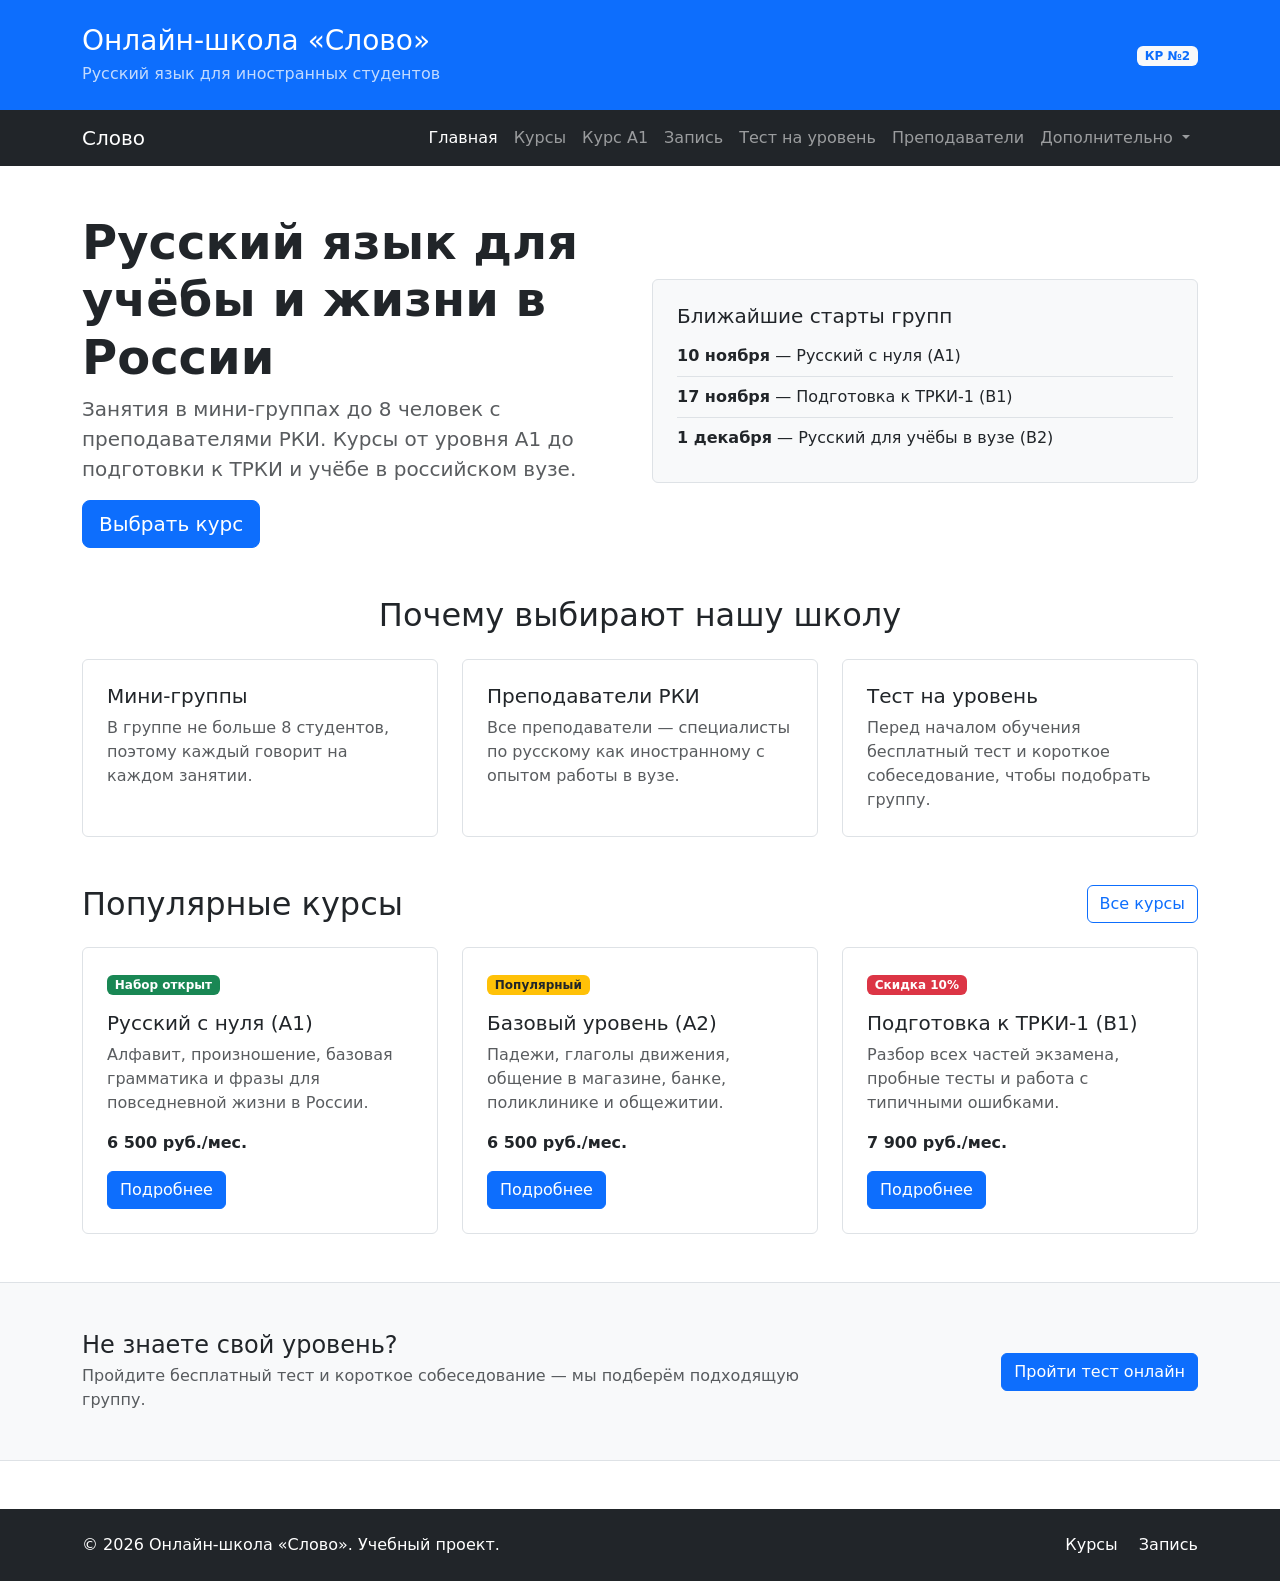
<file: index.html>
<!DOCTYPE html>
<html lang="ru">
<head>
  <meta charset="UTF-8">
  <meta name="viewport" content="width=device-width, initial-scale=1.0">
  <title>Главная — Онлайн-школа «Слово»</title>
  <meta name="description" content="Онлайн-школа русского языка для иностранных студентов: курсы от A1 до подготовки к ТРКИ и учёбе в вузе.">
  <link
    href="https://cdn.jsdelivr.net/npm/bootstrap@5.3.8/dist/css/bootstrap.min.css"
    rel="stylesheet"
  >
  <link rel="stylesheet" href="css/custom.css">
</head>
<body>
  <header class="bg-primary text-white py-4">
    <div class="container">
      <div class="row align-items-center">
        <div class="col-12 col-md-8">
          <h1 class="h3 mb-1">Онлайн-школа «Слово»</h1>
          <p class="mb-0 opacity-75">Русский язык для иностранных студентов</p>
        </div>
        <div class="col-12 col-md-4 text-md-end mt-3 mt-md-0">
          <span class="badge bg-light text-primary">КР №2</span>
        </div>
      </div>
    </div>
  </header>
  <nav class="navbar navbar-expand-lg navbar-dark bg-dark">
    <div class="container">
      <a class="navbar-brand" href="index.html">Слово</a>
      <button
        class="navbar-toggler"
        type="button"
        data-bs-toggle="collapse"
        data-bs-target="#mainNavbar"
        aria-controls="mainNavbar"
        aria-expanded="false"
        aria-label="Переключить навигацию"
      >
        <span class="navbar-toggler-icon"></span>
      </button>
      <div class="collapse navbar-collapse" id="mainNavbar">
        <ul class="navbar-nav ms-auto">
          <li class="nav-item">
            <a class="nav-link active" aria-current="page" href="index.html">Главная</a>
          </li>
          <li class="nav-item">
            <a class="nav-link" href="catalog.html">Курсы</a>
          </li>
          <li class="nav-item">
            <a class="nav-link" href="product.html">Курс A1</a>
          </li>
          <li class="nav-item">
            <a class="nav-link" href="order.html">Запись</a>
          </li>
          <li class="nav-item">
            <a class="nav-link" href="test.html">Тест на уровень</a>
          </li>
          <li class="nav-item">
            <a class="nav-link" href="teachers.html">Преподаватели</a>
          </li>
          <li class="nav-item dropdown">
            <a
              class="nav-link dropdown-toggle"
              href="#"
              role="button"
              data-bs-toggle="dropdown"
              aria-expanded="false"
            >
              Дополнительно
            </a>
            <ul class="dropdown-menu dropdown-menu-end">
              <li><a class="dropdown-item" href="catalog.html">Все курсы</a></li>
              <li><a class="dropdown-item" href="order.html">Записаться на курс</a></li>
              <li><a class="dropdown-item" href="index.html#popular">Популярные курсы</a></li>
              <li><hr class="dropdown-divider"></li>
              <li><a class="dropdown-item" href="product.html#faq">Частые вопросы</a></li>
            </ul>
          </li>
        </ul>
      </div>
    </div>
  </nav>

  <main>
    <section class="container my-5">
      <div class="row align-items-center g-4">
        <div class="col-12 col-lg-6">
          <h2 class="display-5 fw-bold">Русский язык для учёбы и жизни в России</h2>
          <p class="lead text-muted">
            Занятия в мини-группах до 8 человек с преподавателями РКИ.
            Курсы от уровня A1 до подготовки к ТРКИ и учёбе в российском вузе.
          </p>
          <a class="btn btn-primary btn-lg" href="catalog.html">Выбрать курс</a>
        </div>
        <div class="col-12 col-lg-6">
          <div class="p-4 bg-light border rounded">
            <h3 class="h5">Ближайшие старты групп</h3>
            <ul class="list-unstyled mb-0">
              <li class="py-2 border-bottom"><strong>10 ноября</strong> — Русский с нуля (A1)</li>
              <li class="py-2 border-bottom"><strong>17 ноября</strong> — Подготовка к ТРКИ-1 (B1)</li>
              <li class="py-2"><strong>1 декабря</strong> — Русский для учёбы в вузе (B2)</li>
            </ul>
          </div>
        </div>
      </div>
    </section>

    <section class="container my-5">
      <h2 class="text-center mb-4">Почему выбирают нашу школу</h2>
      <div class="row g-4">
        <div class="col-12 col-md-4">
          <div class="p-4 border rounded h-100 bg-white">
            <h3 class="h5">Мини-группы</h3>
            <p class="mb-0 text-muted">В группе не больше 8 студентов, поэтому каждый говорит на каждом занятии.</p>
          </div>
        </div>
        <div class="col-12 col-md-4">
          <div class="p-4 border rounded h-100 bg-white">
            <h3 class="h5">Преподаватели РКИ</h3>
            <p class="mb-0 text-muted">Все преподаватели — специалисты по русскому как иностранному с опытом работы в вузе.</p>
          </div>
        </div>
        <div class="col-12 col-md-4">
          <div class="p-4 border rounded h-100 bg-white">
            <h3 class="h5">Тест на уровень</h3>
            <p class="mb-0 text-muted">Перед началом обучения бесплатный тест и короткое собеседование, чтобы подобрать группу.</p>
          </div>
        </div>
      </div>
    </section>

    <section class="container my-5" id="popular">
      <div class="d-flex justify-content-between align-items-center mb-4">
        <h2 class="mb-0">Популярные курсы</h2>
        <a class="btn btn-outline-primary" href="catalog.html">Все курсы</a>
      </div>
      <div class="row g-4">
        <div class="col-12 col-md-6 col-lg-4">
          <div class="border rounded h-100 p-4">
            <span class="badge bg-success mb-3">Набор открыт</span>
            <h3 class="h5">Русский с нуля (A1)</h3>
            <p class="text-muted">Алфавит, произношение, базовая грамматика и фразы для повседневной жизни в России.</p>
            <p class="fw-bold mb-3">6 500 руб./мес.</p>
            <a class="btn btn-primary" href="product.html">Подробнее</a>
          </div>
        </div>
        <div class="col-12 col-md-6 col-lg-4">
          <div class="border rounded h-100 p-4">
            <span class="badge bg-warning text-dark mb-3">Популярный</span>
            <h3 class="h5">Базовый уровень (A2)</h3>
            <p class="text-muted">Падежи, глаголы движения, общение в магазине, банке, поликлинике и общежитии.</p>
            <p class="fw-bold mb-3">6 500 руб./мес.</p>
            <a class="btn btn-primary" href="product.html">Подробнее</a>
          </div>
        </div>
        <div class="col-12 col-md-6 col-lg-4">
          <div class="border rounded h-100 p-4">
            <span class="badge bg-danger mb-3">Скидка 10%</span>
            <h3 class="h5">Подготовка к ТРКИ-1 (B1)</h3>
            <p class="text-muted">Разбор всех частей экзамена, пробные тесты и работа с типичными ошибками.</p>
            <p class="fw-bold mb-3">7 900 руб./мес.</p>
            <a class="btn btn-primary" href="product.html">Подробнее</a>
          </div>
        </div>
      </div>
    </section>

    <section class="container-fluid bg-light border-top border-bottom py-5">
      <div class="container">
        <div class="row align-items-center g-3">
          <div class="col-12 col-md-8">
            <h2 class="h4 mb-1">Не знаете свой уровень?</h2>
            <p class="mb-0 text-muted">Пройдите бесплатный тест и короткое собеседование — мы подберём подходящую группу.</p>
          </div>
          <div class="col-12 col-md-4 text-md-end">
            <a class="btn btn-primary" href="test.html">Пройти тест онлайн</a>
          </div>
        </div>
      </div>
    </section>
  </main>

  <footer class="bg-dark text-white py-4 mt-5">
    <div class="container">
      <div class="row align-items-center g-3">
        <div class="col-12 col-md-6">
          <p class="mb-0">&copy; 2026 Онлайн-школа «Слово». Учебный проект.</p>
        </div>
        <div class="col-12 col-md-6 text-md-end">
          <a class="text-white text-decoration-none me-3" href="catalog.html">Курсы</a>
          <a class="text-white text-decoration-none" href="order.html">Запись</a>
        </div>
      </div>
    </div>
  </footer>

  <script
    src="https://cdn.jsdelivr.net/npm/bootstrap@5.3.8/dist/js/bootstrap.bundle.min.js">
  </script>
</body>
</html>
</file>
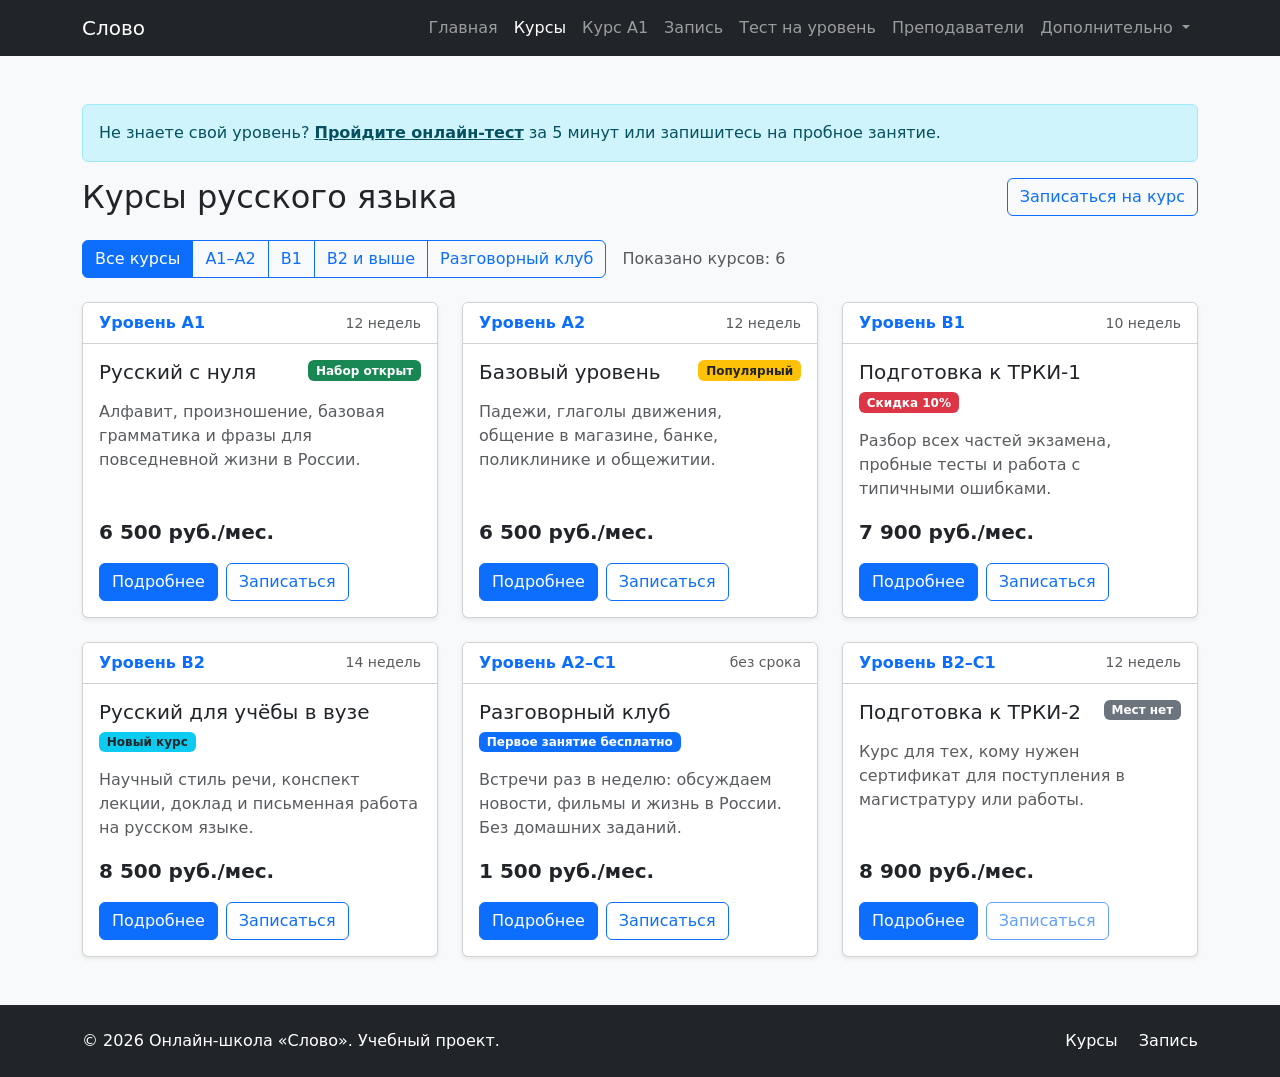
<file: catalog.html>
<!DOCTYPE html>
<html lang="ru">
<head>
  <meta charset="UTF-8">
  <meta name="viewport" content="width=device-width, initial-scale=1.0">
  <title>Курсы — Онлайн-школа «Слово»</title>
  <meta name="description" content="Каталог курсов русского языка: уровни A1–C1, подготовка к ТРКИ, русский для учёбы в вузе, разговорный клуб.">
  <link
    href="https://cdn.jsdelivr.net/npm/bootstrap@5.3.8/dist/css/bootstrap.min.css"
    rel="stylesheet"
  >
  <link rel="stylesheet" href="css/custom.css">
</head>
<body class="bg-light">
  <nav class="navbar navbar-expand-lg navbar-dark bg-dark">
    <div class="container">
      <a class="navbar-brand" href="index.html">Слово</a>
      <button
        class="navbar-toggler"
        type="button"
        data-bs-toggle="collapse"
        data-bs-target="#mainNavbar"
        aria-controls="mainNavbar"
        aria-expanded="false"
        aria-label="Переключить навигацию"
      >
        <span class="navbar-toggler-icon"></span>
      </button>
      <div class="collapse navbar-collapse" id="mainNavbar">
        <ul class="navbar-nav ms-auto">
          <li class="nav-item">
            <a class="nav-link" href="index.html">Главная</a>
          </li>
          <li class="nav-item">
            <a class="nav-link active" aria-current="page" href="catalog.html">Курсы</a>
          </li>
          <li class="nav-item">
            <a class="nav-link" href="product.html">Курс A1</a>
          </li>
          <li class="nav-item">
            <a class="nav-link" href="order.html">Запись</a>
          </li>
          <li class="nav-item">
            <a class="nav-link" href="test.html">Тест на уровень</a>
          </li>
          <li class="nav-item">
            <a class="nav-link" href="teachers.html">Преподаватели</a>
          </li>
          <li class="nav-item dropdown">
            <a
              class="nav-link dropdown-toggle"
              href="#"
              role="button"
              data-bs-toggle="dropdown"
              aria-expanded="false"
            >
              Дополнительно
            </a>
            <ul class="dropdown-menu dropdown-menu-end">
              <li><a class="dropdown-item" href="catalog.html">Все курсы</a></li>
              <li><a class="dropdown-item" href="order.html">Записаться на курс</a></li>
              <li><a class="dropdown-item" href="index.html#popular">Популярные курсы</a></li>
              <li><hr class="dropdown-divider"></li>
              <li><a class="dropdown-item" href="product.html#faq">Частые вопросы</a></li>
            </ul>
          </li>
        </ul>
      </div>
    </div>
  </nav>

  <main class="container my-5">
    <div class="alert alert-info" role="alert">
      Не знаете свой уровень? <a class="alert-link" href="test.html">Пройдите онлайн-тест</a> за 5 минут или запишитесь на пробное занятие.
    </div>

    <div class="d-flex justify-content-between align-items-center flex-wrap gap-2 mb-4">
      <h1 class="h2 mb-0">Курсы русского языка</h1>
      <a class="btn btn-outline-primary" href="order.html">Записаться на курс</a>
    </div>

    <div class="d-flex flex-wrap align-items-center gap-3 mb-4">
      <div class="btn-group flex-wrap" role="group" aria-label="Фильтр курсов по уровню">
        <input type="radio" class="btn-check" name="level-filter" id="filter-all" value="all" checked>
        <label class="btn btn-outline-primary" for="filter-all">Все курсы</label>

        <input type="radio" class="btn-check" name="level-filter" id="filter-beginner" value="beginner">
        <label class="btn btn-outline-primary" for="filter-beginner">A1–A2</label>

        <input type="radio" class="btn-check" name="level-filter" id="filter-intermediate" value="intermediate">
        <label class="btn btn-outline-primary" for="filter-intermediate">B1</label>

        <input type="radio" class="btn-check" name="level-filter" id="filter-advanced" value="advanced">
        <label class="btn btn-outline-primary" for="filter-advanced">B2 и выше</label>

        <input type="radio" class="btn-check" name="level-filter" id="filter-club" value="club">
        <label class="btn btn-outline-primary" for="filter-club">Разговорный клуб</label>
      </div>
      <p class="mb-0 text-muted" id="course-count" aria-live="polite">Показано курсов: 6</p>
    </div>

    <div class="row g-4" id="course-list">
        <div class="col-12 col-md-6 col-lg-4" data-group="beginner">
          <div class="card h-100 shadow-sm">
            <div class="card-header bg-white d-flex justify-content-between align-items-center">
              <span class="fw-bold text-primary">Уровень A1</span>
              <span class="small text-muted">12 недель</span>
            </div>
            <div class="card-body d-flex flex-column">
              <div class="d-flex flex-wrap justify-content-between align-items-start gap-2 mb-3">
                <h2 class="card-title h5 mb-0">Русский с нуля</h2>
                <span class="badge bg-success">Набор открыт</span>
              </div>
              <p class="card-text text-muted">Алфавит, произношение, базовая грамматика и фразы для повседневной жизни в России.</p>
              <p class="fw-bold fs-5 mt-auto">6 500 руб./мес.</p>
              <div class="d-flex flex-wrap gap-2">
                <a class="btn btn-primary" href="product.html">Подробнее</a>
                <button
                  class="btn btn-outline-primary"
                  type="button"
                  data-bs-toggle="modal"
                  data-bs-target="#orderModal"
                >
                  Записаться
                </button>
              </div>
            </div>
          </div>
        </div>
        <div class="col-12 col-md-6 col-lg-4" data-group="beginner">
          <div class="card h-100 shadow-sm">
            <div class="card-header bg-white d-flex justify-content-between align-items-center">
              <span class="fw-bold text-primary">Уровень A2</span>
              <span class="small text-muted">12 недель</span>
            </div>
            <div class="card-body d-flex flex-column">
              <div class="d-flex flex-wrap justify-content-between align-items-start gap-2 mb-3">
                <h2 class="card-title h5 mb-0">Базовый уровень</h2>
                <span class="badge bg-warning text-dark">Популярный</span>
              </div>
              <p class="card-text text-muted">Падежи, глаголы движения, общение в магазине, банке, поликлинике и общежитии.</p>
              <p class="fw-bold fs-5 mt-auto">6 500 руб./мес.</p>
              <div class="d-flex flex-wrap gap-2">
                <a class="btn btn-primary" href="product.html">Подробнее</a>
                <button
                  class="btn btn-outline-primary"
                  type="button"
                  data-bs-toggle="modal"
                  data-bs-target="#orderModal"
                >
                  Записаться
                </button>
              </div>
            </div>
          </div>
        </div>
        <div class="col-12 col-md-6 col-lg-4" data-group="intermediate">
          <div class="card h-100 shadow-sm">
            <div class="card-header bg-white d-flex justify-content-between align-items-center">
              <span class="fw-bold text-primary">Уровень B1</span>
              <span class="small text-muted">10 недель</span>
            </div>
            <div class="card-body d-flex flex-column">
              <div class="d-flex flex-wrap justify-content-between align-items-start gap-2 mb-3">
                <h2 class="card-title h5 mb-0">Подготовка к ТРКИ-1</h2>
                <span class="badge bg-danger">Скидка 10%</span>
              </div>
              <p class="card-text text-muted">Разбор всех частей экзамена, пробные тесты и работа с типичными ошибками.</p>
              <p class="fw-bold fs-5 mt-auto">7 900 руб./мес.</p>
              <div class="d-flex flex-wrap gap-2">
                <a class="btn btn-primary" href="product.html">Подробнее</a>
                <button
                  class="btn btn-outline-primary"
                  type="button"
                  data-bs-toggle="modal"
                  data-bs-target="#orderModal"
                >
                  Записаться
                </button>
              </div>
            </div>
          </div>
        </div>
        <div class="col-12 col-md-6 col-lg-4" data-group="advanced">
          <div class="card h-100 shadow-sm">
            <div class="card-header bg-white d-flex justify-content-between align-items-center">
              <span class="fw-bold text-primary">Уровень B2</span>
              <span class="small text-muted">14 недель</span>
            </div>
            <div class="card-body d-flex flex-column">
              <div class="d-flex flex-wrap justify-content-between align-items-start gap-2 mb-3">
                <h2 class="card-title h5 mb-0">Русский для учёбы в вузе</h2>
                <span class="badge bg-info text-dark">Новый курс</span>
              </div>
              <p class="card-text text-muted">Научный стиль речи, конспект лекции, доклад и письменная работа на русском языке.</p>
              <p class="fw-bold fs-5 mt-auto">8 500 руб./мес.</p>
              <div class="d-flex flex-wrap gap-2">
                <a class="btn btn-primary" href="product.html">Подробнее</a>
                <button
                  class="btn btn-outline-primary"
                  type="button"
                  data-bs-toggle="modal"
                  data-bs-target="#orderModal"
                >
                  Записаться
                </button>
              </div>
            </div>
          </div>
        </div>
        <div class="col-12 col-md-6 col-lg-4" data-group="club">
          <div class="card h-100 shadow-sm">
            <div class="card-header bg-white d-flex justify-content-between align-items-center">
              <span class="fw-bold text-primary">Уровень A2–C1</span>
              <span class="small text-muted">без срока</span>
            </div>
            <div class="card-body d-flex flex-column">
              <div class="d-flex flex-wrap justify-content-between align-items-start gap-2 mb-3">
                <h2 class="card-title h5 mb-0">Разговорный клуб</h2>
                <span class="badge bg-primary">Первое занятие бесплатно</span>
              </div>
              <p class="card-text text-muted">Встречи раз в неделю: обсуждаем новости, фильмы и жизнь в России. Без домашних заданий.</p>
              <p class="fw-bold fs-5 mt-auto">1 500 руб./мес.</p>
              <div class="d-flex flex-wrap gap-2">
                <a class="btn btn-primary" href="product.html">Подробнее</a>
                <button
                  class="btn btn-outline-primary"
                  type="button"
                  data-bs-toggle="modal"
                  data-bs-target="#orderModal"
                >
                  Записаться
                </button>
              </div>
            </div>
          </div>
        </div>
        <div class="col-12 col-md-6 col-lg-4" data-group="advanced">
          <div class="card h-100 shadow-sm">
            <div class="card-header bg-white d-flex justify-content-between align-items-center">
              <span class="fw-bold text-primary">Уровень B2–C1</span>
              <span class="small text-muted">12 недель</span>
            </div>
            <div class="card-body d-flex flex-column">
              <div class="d-flex flex-wrap justify-content-between align-items-start gap-2 mb-3">
                <h2 class="card-title h5 mb-0">Подготовка к ТРКИ-2</h2>
                <span class="badge bg-secondary">Мест нет</span>
              </div>
              <p class="card-text text-muted">Курс для тех, кому нужен сертификат для поступления в магистратуру или работы.</p>
              <p class="fw-bold fs-5 mt-auto">8 900 руб./мес.</p>
              <div class="d-flex flex-wrap gap-2">
                <a class="btn btn-primary" href="product.html">Подробнее</a>
                <button class="btn btn-outline-primary" type="button" disabled>Записаться</button>
              </div>
            </div>
          </div>
        </div>
    </div>
  </main>

  <footer class="bg-dark text-white py-4 mt-5">
    <div class="container">
      <div class="row align-items-center g-3">
        <div class="col-12 col-md-6">
          <p class="mb-0">&copy; 2026 Онлайн-школа «Слово». Учебный проект.</p>
        </div>
        <div class="col-12 col-md-6 text-md-end">
          <a class="text-white text-decoration-none me-3" href="catalog.html">Курсы</a>
          <a class="text-white text-decoration-none" href="order.html">Запись</a>
        </div>
      </div>
    </div>
  </footer>

  <div
    class="modal fade"
    id="orderModal"
    tabindex="-1"
    aria-labelledby="orderModalLabel"
    aria-hidden="true"
  >
    <div class="modal-dialog">
      <div class="modal-content">
        <div class="modal-header">
          <h2 class="modal-title h5" id="orderModalLabel">Запись на пробное занятие</h2>
          <button
            type="button"
            class="btn-close"
            data-bs-dismiss="modal"
            aria-label="Закрыть"
          ></button>
        </div>
        <div class="modal-body">
          <p class="text-muted">Оставьте контакты — куратор свяжется с вами и подберёт время пробного занятия.</p>
          <form class="needs-validation" id="trialForm" action="#" method="post" novalidate>
            <div class="mb-3">
              <label for="modal-name" class="form-label">Имя</label>
              <input id="modal-name" name="name" type="text" class="form-control" required>
              <div class="invalid-feedback">Введите имя.</div>
            </div>
            <div class="mb-3">
              <label for="modal-phone" class="form-label">Телефон или Telegram</label>
              <input id="modal-phone" name="contact" type="text" class="form-control" required>
              <div class="invalid-feedback">Укажите телефон или ник в Telegram.</div>
            </div>
            <div class="mb-3">
              <label for="modal-level" class="form-label">Ваш уровень</label>
              <select id="modal-level" name="level" class="form-select">
                <option value="unknown" selected>Не знаю, нужен тест</option>
                <option value="a1">A1 — начинаю с нуля</option>
                <option value="a2">A2</option>
                <option value="b1">B1</option>
                <option value="b2">B2 и выше</option>
              </select>
            </div>
            <div class="form-check mb-3">
              <input id="modal-agree" name="agree" class="form-check-input" type="checkbox" required>
              <label class="form-check-label" for="modal-agree">Согласен на обработку данных</label>
              <div class="invalid-feedback">Нужно согласие.</div>
            </div>
          </form>
        </div>
        <div class="modal-footer">
          <button type="button" class="btn btn-secondary" data-bs-dismiss="modal">Закрыть</button>
          <button type="submit" class="btn btn-primary" form="trialForm">Отправить</button>
        </div>
      </div>
    </div>
  </div>

  <div class="toast-container position-fixed bottom-0 end-0 p-3">
    <div class="toast text-bg-success border-0" id="success-toast" role="status" aria-live="polite" aria-atomic="true">
      <div class="d-flex">
        <div class="toast-body">Заявка отправлена! Куратор свяжется с вами в течение рабочего дня.</div>
        <button type="button" class="btn-close btn-close-white me-2 m-auto" data-bs-dismiss="toast" aria-label="Закрыть"></button>
      </div>
    </div>
  </div>

  <script
    src="https://cdn.jsdelivr.net/npm/bootstrap@5.3.8/dist/js/bootstrap.bundle.min.js">
  </script>
  <script src="js/main.js"></script>
</body>
</html>
</file>
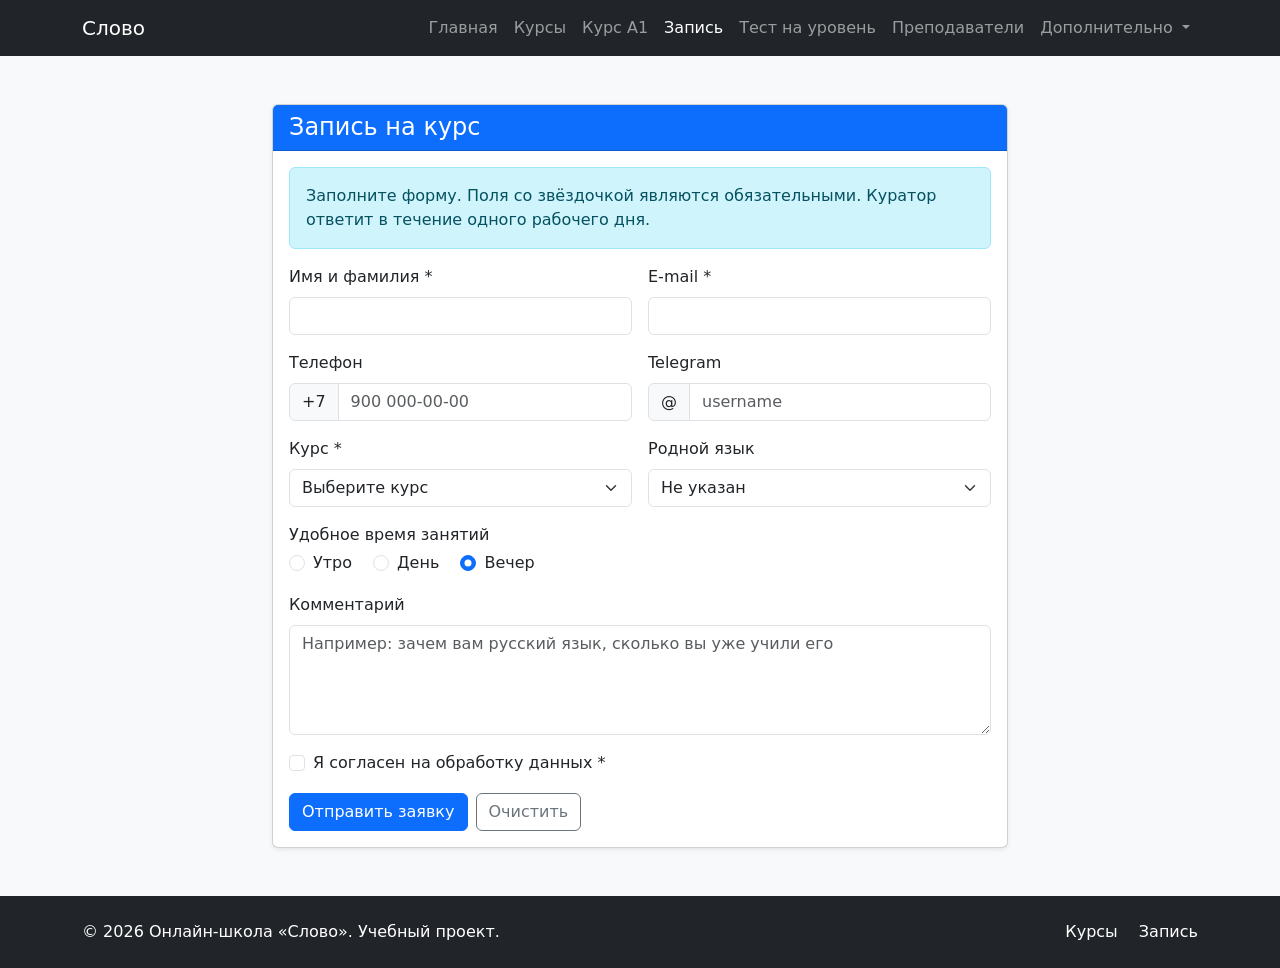
<file: order.html>
<!DOCTYPE html>
<html lang="ru">
<head>
  <meta charset="UTF-8">
  <meta name="viewport" content="width=device-width, initial-scale=1.0">
  <title>Запись на курс — Онлайн-школа «Слово»</title>
  <meta name="description" content="Форма записи на курс русского языка: контакты, выбор курса, удобное время занятий.">
  <link
    href="https://cdn.jsdelivr.net/npm/bootstrap@5.3.8/dist/css/bootstrap.min.css"
    rel="stylesheet"
  >
  <link rel="stylesheet" href="css/custom.css">
</head>
<body class="bg-light">
  <nav class="navbar navbar-expand-lg navbar-dark bg-dark">
    <div class="container">
      <a class="navbar-brand" href="index.html">Слово</a>
      <button
        class="navbar-toggler"
        type="button"
        data-bs-toggle="collapse"
        data-bs-target="#mainNavbar"
        aria-controls="mainNavbar"
        aria-expanded="false"
        aria-label="Переключить навигацию"
      >
        <span class="navbar-toggler-icon"></span>
      </button>
      <div class="collapse navbar-collapse" id="mainNavbar">
        <ul class="navbar-nav ms-auto">
          <li class="nav-item">
            <a class="nav-link" href="index.html">Главная</a>
          </li>
          <li class="nav-item">
            <a class="nav-link" href="catalog.html">Курсы</a>
          </li>
          <li class="nav-item">
            <a class="nav-link" href="product.html">Курс A1</a>
          </li>
          <li class="nav-item">
            <a class="nav-link active" aria-current="page" href="order.html">Запись</a>
          </li>
          <li class="nav-item">
            <a class="nav-link" href="test.html">Тест на уровень</a>
          </li>
          <li class="nav-item">
            <a class="nav-link" href="teachers.html">Преподаватели</a>
          </li>
          <li class="nav-item dropdown">
            <a
              class="nav-link dropdown-toggle"
              href="#"
              role="button"
              data-bs-toggle="dropdown"
              aria-expanded="false"
            >
              Дополнительно
            </a>
            <ul class="dropdown-menu dropdown-menu-end">
              <li><a class="dropdown-item" href="catalog.html">Все курсы</a></li>
              <li><a class="dropdown-item" href="order.html">Записаться на курс</a></li>
              <li><a class="dropdown-item" href="index.html#popular">Популярные курсы</a></li>
              <li><hr class="dropdown-divider"></li>
              <li><a class="dropdown-item" href="product.html#faq">Частые вопросы</a></li>
            </ul>
          </li>
        </ul>
      </div>
    </div>
  </nav>

  <main class="container my-5">
    <div class="row justify-content-center">
      <div class="col-12 col-lg-8">
        <div class="card shadow-sm">
          <div class="card-header bg-primary text-white">
            <h1 class="h4 mb-0">Запись на курс</h1>
          </div>
          <div class="card-body">
            <div class="alert alert-info" role="alert">
              Заполните форму. Поля со звёздочкой являются обязательными. Куратор ответит в течение одного рабочего дня.
            </div>
            <form class="needs-validation" id="order-form" action="#" method="post" novalidate>
              <div class="row g-3">
                <div class="col-12 col-md-6">
                  <label for="order-name" class="form-label">Имя и фамилия *</label>
                  <input id="order-name" name="name" type="text" class="form-control" autocomplete="name" minlength="2" required>
                  <div class="invalid-feedback">Введите имя и фамилию.</div>
                </div>
                <div class="col-12 col-md-6">
                  <label for="order-email" class="form-label">E-mail *</label>
                  <input id="order-email" name="email" type="email" class="form-control" autocomplete="email" required>
                  <div class="invalid-feedback">Введите корректный e-mail, например name@mail.ru.</div>
                </div>
                <div class="col-12 col-md-6">
                  <label for="order-phone" class="form-label">Телефон</label>
                  <div class="input-group">
                    <span class="input-group-text">+7</span>
                    <input id="order-phone" name="phone" type="tel" class="form-control" placeholder="900 000-00-00" autocomplete="tel-national">
                  </div>
                </div>
                <div class="col-12 col-md-6">
                  <label for="order-telegram" class="form-label">Telegram</label>
                  <div class="input-group">
                    <span class="input-group-text">@</span>
                    <input id="order-telegram" name="telegram" type="text" class="form-control" placeholder="username">
                  </div>
                </div>
                <div class="col-12 col-md-6">
                  <label for="order-course" class="form-label">Курс *</label>
                  <select id="order-course" name="course" class="form-select" required>
                    <option value="" selected>Выберите курс</option>
                    <option value="a1">Русский с нуля (A1)</option>
                    <option value="a2">Базовый уровень (A2)</option>
                    <option value="b1">Подготовка к ТРКИ-1 (B1)</option>
                    <option value="b2">Русский для учёбы в вузе (B2)</option>
                    <option value="club">Разговорный клуб (A2–C1)</option>
                    <option value="trki2" disabled>Подготовка к ТРКИ-2 (B2–C1) — мест нет</option>
                  </select>
                  <div class="invalid-feedback">Выберите курс.</div>
                </div>
                <div class="col-12 col-md-6">
                  <label for="order-language" class="form-label">Родной язык</label>
                  <select id="order-language" name="language" class="form-select">
                    <option value="" selected>Не указан</option>
                    <option value="en">Английский</option>
                    <option value="zh">Китайский</option>
                    <option value="vi">Вьетнамский</option>
                    <option value="ar">Арабский</option>
                    <option value="other">Другой</option>
                  </select>
                </div>
                <div class="col-12">
                  <p class="form-label mb-1">Удобное время занятий</p>
                  <div class="form-check form-check-inline">
                    <input id="time-morning" class="form-check-input" type="radio" name="time" value="morning">
                    <label class="form-check-label" for="time-morning">Утро</label>
                  </div>
                  <div class="form-check form-check-inline">
                    <input id="time-day" class="form-check-input" type="radio" name="time" value="day">
                    <label class="form-check-label" for="time-day">День</label>
                  </div>
                  <div class="form-check form-check-inline">
                    <input id="time-evening" class="form-check-input" type="radio" name="time" value="evening" checked>
                    <label class="form-check-label" for="time-evening">Вечер</label>
                  </div>
                </div>
                <div class="col-12">
                  <label for="order-comment" class="form-label">Комментарий</label>
                  <textarea id="order-comment" name="comment" class="form-control" rows="4" placeholder="Например: зачем вам русский язык, сколько вы уже учили его"></textarea>
                </div>
                <div class="col-12">
                  <div class="form-check">
                    <input id="order-agree" name="agree" class="form-check-input" type="checkbox" required>
                    <label class="form-check-label" for="order-agree">Я согласен на обработку данных *</label>
                    <div class="invalid-feedback">Без согласия заявку отправить нельзя.</div>
                  </div>
                </div>
                <div class="col-12 d-flex flex-wrap gap-2">
                  <button class="btn btn-primary" type="submit">Отправить заявку</button>
                  <button class="btn btn-outline-secondary" type="reset">Очистить</button>
                </div>
              </div>
            </form>
          </div>
        </div>
      </div>
    </div>
  </main>

  <footer class="bg-dark text-white py-4 mt-5">
    <div class="container">
      <div class="row align-items-center g-3">
        <div class="col-12 col-md-6">
          <p class="mb-0">&copy; 2026 Онлайн-школа «Слово». Учебный проект.</p>
        </div>
        <div class="col-12 col-md-6 text-md-end">
          <a class="text-white text-decoration-none me-3" href="catalog.html">Курсы</a>
          <a class="text-white text-decoration-none" href="order.html">Запись</a>
        </div>
      </div>
    </div>
  </footer>

  <div class="toast-container position-fixed bottom-0 end-0 p-3">
    <div class="toast text-bg-success border-0" id="success-toast" role="status" aria-live="polite" aria-atomic="true">
      <div class="d-flex">
        <div class="toast-body">Заявка отправлена! Куратор свяжется с вами в течение рабочего дня.</div>
        <button type="button" class="btn-close btn-close-white me-2 m-auto" data-bs-dismiss="toast" aria-label="Закрыть"></button>
      </div>
    </div>
  </div>

  <script
    src="https://cdn.jsdelivr.net/npm/bootstrap@5.3.8/dist/js/bootstrap.bundle.min.js">
  </script>
  <script src="js/main.js"></script>
</body>
</html>
</file>
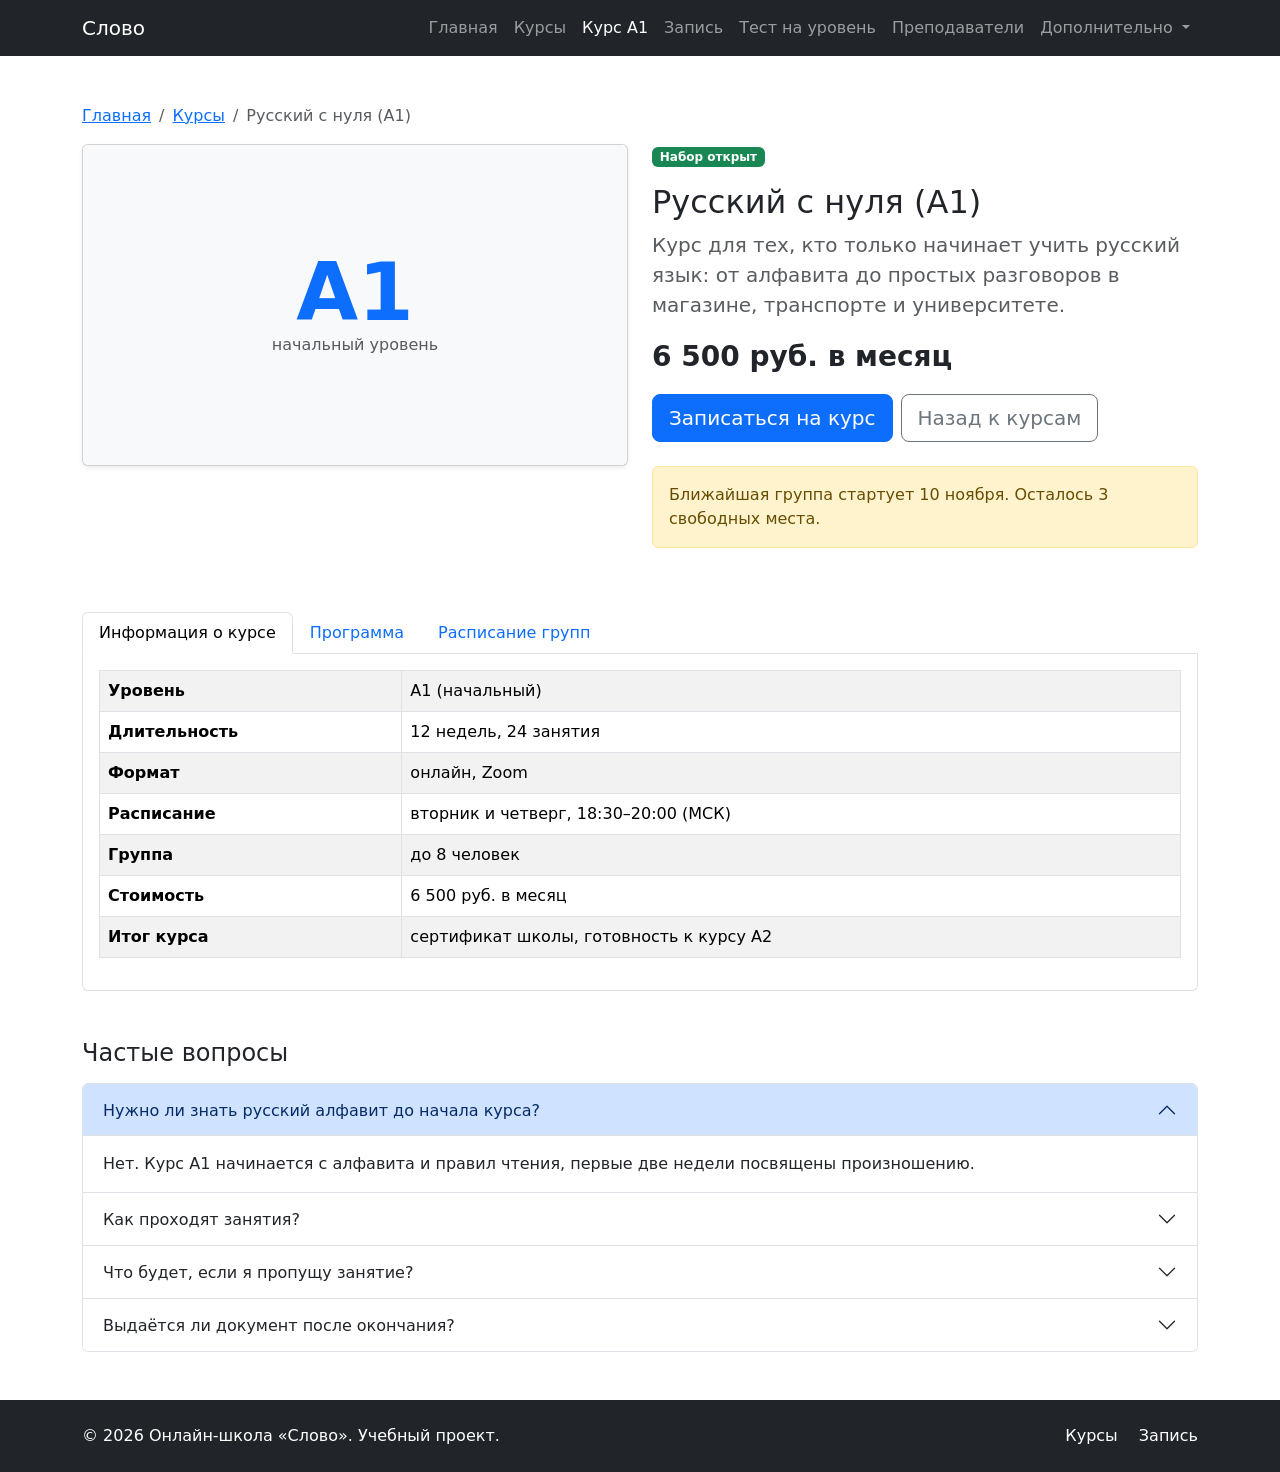
<file: product.html>
<!DOCTYPE html>
<html lang="ru">
<head>
  <meta charset="UTF-8">
  <meta name="viewport" content="width=device-width, initial-scale=1.0">
  <title>Курс «Русский с нуля» (A1) — Онлайн-школа «Слово»</title>
  <meta name="description" content="Курс русского языка с нуля, уровень A1: программа, расписание, стоимость и ответы на частые вопросы.">
  <link
    href="https://cdn.jsdelivr.net/npm/bootstrap@5.3.8/dist/css/bootstrap.min.css"
    rel="stylesheet"
  >
  <link rel="stylesheet" href="css/custom.css">
</head>
<body>
  <nav class="navbar navbar-expand-lg navbar-dark bg-dark">
    <div class="container">
      <a class="navbar-brand" href="index.html">Слово</a>
      <button
        class="navbar-toggler"
        type="button"
        data-bs-toggle="collapse"
        data-bs-target="#mainNavbar"
        aria-controls="mainNavbar"
        aria-expanded="false"
        aria-label="Переключить навигацию"
      >
        <span class="navbar-toggler-icon"></span>
      </button>
      <div class="collapse navbar-collapse" id="mainNavbar">
        <ul class="navbar-nav ms-auto">
          <li class="nav-item">
            <a class="nav-link" href="index.html">Главная</a>
          </li>
          <li class="nav-item">
            <a class="nav-link" href="catalog.html">Курсы</a>
          </li>
          <li class="nav-item">
            <a class="nav-link active" aria-current="page" href="product.html">Курс A1</a>
          </li>
          <li class="nav-item">
            <a class="nav-link" href="order.html">Запись</a>
          </li>
          <li class="nav-item">
            <a class="nav-link" href="test.html">Тест на уровень</a>
          </li>
          <li class="nav-item">
            <a class="nav-link" href="teachers.html">Преподаватели</a>
          </li>
          <li class="nav-item dropdown">
            <a
              class="nav-link dropdown-toggle"
              href="#"
              role="button"
              data-bs-toggle="dropdown"
              aria-expanded="false"
            >
              Дополнительно
            </a>
            <ul class="dropdown-menu dropdown-menu-end">
              <li><a class="dropdown-item" href="catalog.html">Все курсы</a></li>
              <li><a class="dropdown-item" href="order.html">Записаться на курс</a></li>
              <li><a class="dropdown-item" href="index.html#popular">Популярные курсы</a></li>
              <li><hr class="dropdown-divider"></li>
              <li><a class="dropdown-item" href="product.html#faq">Частые вопросы</a></li>
            </ul>
          </li>
        </ul>
      </div>
    </div>
  </nav>

  <main class="container my-5">
    <nav aria-label="breadcrumb">
      <ol class="breadcrumb">
        <li class="breadcrumb-item"><a href="index.html">Главная</a></li>
        <li class="breadcrumb-item"><a href="catalog.html">Курсы</a></li>
        <li class="breadcrumb-item active" aria-current="page">Русский с нуля (A1)</li>
      </ol>
    </nav>

    <div class="row g-4">
      <div class="col-12 col-lg-6">
        <div class="card shadow-sm">
          <div class="placeholder-image bg-light rounded d-flex flex-column align-items-center justify-content-center">
            <span class="level-mark text-primary fw-bold">A1</span>
            <span class="text-muted">начальный уровень</span>
          </div>
        </div>
      </div>
      <div class="col-12 col-lg-6">
        <span class="badge bg-success mb-3">Набор открыт</span>
        <h1 class="h2">Русский с нуля (A1)</h1>
        <p class="lead text-muted">
          Курс для тех, кто только начинает учить русский язык: от алфавита
          до простых разговоров в магазине, транспорте и университете.
        </p>
        <p class="fs-3 fw-bold">6 500 руб. в месяц</p>
        <div class="d-flex flex-wrap gap-2 mb-4">
          <a class="btn btn-primary btn-lg" href="order.html">Записаться на курс</a>
          <a class="btn btn-outline-secondary btn-lg" href="catalog.html">Назад к курсам</a>
        </div>
        <div class="alert alert-warning" role="alert">
          Ближайшая группа стартует 10 ноября. Осталось 3 свободных места.
        </div>
      </div>
    </div>

    <section class="mt-5">
      <ul class="nav nav-tabs" id="courseTabs" role="tablist">
        <li class="nav-item" role="presentation">
          <button class="nav-link active" id="info-tab" data-bs-toggle="tab" data-bs-target="#info-pane" type="button" role="tab" aria-controls="info-pane" aria-selected="true">Информация о курсе</button>
        </li>
        <li class="nav-item" role="presentation">
          <button class="nav-link" id="program-tab" data-bs-toggle="tab" data-bs-target="#program-pane" type="button" role="tab" aria-controls="program-pane" aria-selected="false">Программа</button>
        </li>
        <li class="nav-item" role="presentation">
          <button class="nav-link" id="schedule-tab" data-bs-toggle="tab" data-bs-target="#schedule-pane" type="button" role="tab" aria-controls="schedule-pane" aria-selected="false">Расписание групп</button>
        </li>
      </ul>
      <div class="tab-content border border-top-0 rounded-bottom bg-white p-3" id="courseTabsContent">
        <div class="tab-pane fade show active" id="info-pane" role="tabpanel" aria-labelledby="info-tab" tabindex="0">
          <div class="table-responsive">
            <table class="table table-striped table-bordered align-middle">
              <tbody>
                <tr>
                  <th scope="row">Уровень</th>
                  <td>A1 (начальный)</td>
                </tr>
                <tr>
                  <th scope="row">Длительность</th>
                  <td>12 недель, 24 занятия</td>
                </tr>
                <tr>
                  <th scope="row">Формат</th>
                  <td>онлайн, Zoom</td>
                </tr>
                <tr>
                  <th scope="row">Расписание</th>
                  <td>вторник и четверг, 18:30–20:00 (МСК)</td>
                </tr>
                <tr>
                  <th scope="row">Группа</th>
                  <td>до 8 человек</td>
                </tr>
                <tr>
                  <th scope="row">Стоимость</th>
                  <td>6 500 руб. в месяц</td>
                </tr>
                <tr>
                  <th scope="row">Итог курса</th>
                  <td>сертификат школы, готовность к курсу A2</td>
                </tr>
              </tbody>
            </table>
          </div>
        </div>
        <div class="tab-pane fade" id="program-pane" role="tabpanel" aria-labelledby="program-tab" tabindex="0">
          <ul class="list-group list-group-flush">
              <li class="list-group-item d-flex gap-3">
                <span class="fw-bold text-primary text-nowrap">Недели 1–2</span>
                <span>Алфавит, правила чтения, произношение</span>
              </li>
              <li class="list-group-item d-flex gap-3">
                <span class="fw-bold text-primary text-nowrap">Недели 3–4</span>
                <span>Знакомство, рассказ о себе, род существительных</span>
              </li>
              <li class="list-group-item d-flex gap-3">
                <span class="fw-bold text-primary text-nowrap">Недели 5–6</span>
                <span>Числа, время, покупки; винительный падеж</span>
              </li>
              <li class="list-group-item d-flex gap-3">
                <span class="fw-bold text-primary text-nowrap">Недели 7–8</span>
                <span>Город и транспорт, предложный падеж места</span>
              </li>
              <li class="list-group-item d-flex gap-3">
                <span class="fw-bold text-primary text-nowrap">Недели 9–10</span>
                <span>Учёба и работа; глаголы настоящего и прошедшего времени</span>
              </li>
              <li class="list-group-item d-flex gap-3">
                <span class="fw-bold text-primary text-nowrap">Недели 11–12</span>
                <span>Повторение и итоговый тест уровня A1</span>
              </li>
          </ul>
        </div>
        <div class="tab-pane fade" id="schedule-pane" role="tabpanel" aria-labelledby="schedule-tab" tabindex="0">
          <div class="table-responsive">
            <table class="table align-middle mb-0">
              <thead>
                <tr>
                  <th scope="col">Группа</th>
                  <th scope="col">Старт</th>
                  <th scope="col">Дни и время (МСК)</th>
                  <th scope="col">Преподаватель</th>
                  <th scope="col">Места</th>
                </tr>
              </thead>
              <tbody>
                  <tr>
                    <th scope="row">A1-11</th>
                    <td>10 ноября</td>
                    <td>вт, чт 18:30–20:00</td>
                    <td>Анна Белова</td>
                    <td><span class="badge bg-warning text-dark">3 места</span></td>
                  </tr>
                  <tr>
                    <th scope="row">A1-12</th>
                    <td>17 ноября</td>
                    <td>пн, ср 10:00–11:30</td>
                    <td>Дмитрий Новиков</td>
                    <td><span class="badge bg-success">6 мест</span></td>
                  </tr>
                  <tr>
                    <th scope="row">A1-10</th>
                    <td>27 октября</td>
                    <td>сб 11:00–14:00</td>
                    <td>Анна Белова</td>
                    <td><span class="badge bg-secondary">Мест нет</span></td>
                  </tr>
              </tbody>
            </table>
          </div>
        </div>
      </div>
    </section>

    <section class="mt-5" id="faq">
      <h2 class="h4 mb-3">Частые вопросы</h2>
      <div class="accordion" id="faqAccordion">
        <div class="accordion-item">
          <h3 class="accordion-header">
            <button
              class="accordion-button"
              type="button"
              data-bs-toggle="collapse"
              data-bs-target="#faqOne"
              aria-expanded="true"
              aria-controls="faqOne"
            >
              Нужно ли знать русский алфавит до начала курса?
            </button>
          </h3>
          <div
            id="faqOne"
            class="accordion-collapse collapse show"
            data-bs-parent="#faqAccordion"
          >
            <div class="accordion-body">Нет. Курс A1 начинается с алфавита и правил чтения, первые две недели посвящены произношению.</div>
          </div>
        </div>
        <div class="accordion-item">
          <h3 class="accordion-header">
            <button
              class="accordion-button collapsed"
              type="button"
              data-bs-toggle="collapse"
              data-bs-target="#faqTwo"
              aria-expanded="false"
              aria-controls="faqTwo"
            >
              Как проходят занятия?
            </button>
          </h3>
          <div
            id="faqTwo"
            class="accordion-collapse collapse"
            data-bs-parent="#faqAccordion"
          >
            <div class="accordion-body">Онлайн в Zoom два раза в неделю по 90 минут. После каждого занятия — домашнее задание на 30–40 минут и запись урока.</div>
          </div>
        </div>
        <div class="accordion-item">
          <h3 class="accordion-header">
            <button
              class="accordion-button collapsed"
              type="button"
              data-bs-toggle="collapse"
              data-bs-target="#faqThree"
              aria-expanded="false"
              aria-controls="faqThree"
            >
              Что будет, если я пропущу занятие?
            </button>
          </h3>
          <div
            id="faqThree"
            class="accordion-collapse collapse"
            data-bs-parent="#faqAccordion"
          >
            <div class="accordion-body">Запись урока и материалы остаются в общем чате группы. Преподаватель проверит домашнее задание как обычно.</div>
          </div>
        </div>
        <div class="accordion-item">
          <h3 class="accordion-header">
            <button
              class="accordion-button collapsed"
              type="button"
              data-bs-toggle="collapse"
              data-bs-target="#faqFour"
              aria-expanded="false"
              aria-controls="faqFour"
            >
              Выдаётся ли документ после окончания?
            </button>
          </h3>
          <div
            id="faqFour"
            class="accordion-collapse collapse"
            data-bs-parent="#faqAccordion"
          >
            <div class="accordion-body">Да, сертификат школы об окончании уровня A1. Для официального сертификата нужно сдать экзамен ТРКИ.</div>
          </div>
        </div>
      </div>
    </section>
  </main>

  <footer class="bg-dark text-white py-4 mt-5">
    <div class="container">
      <div class="row align-items-center g-3">
        <div class="col-12 col-md-6">
          <p class="mb-0">&copy; 2026 Онлайн-школа «Слово». Учебный проект.</p>
        </div>
        <div class="col-12 col-md-6 text-md-end">
          <a class="text-white text-decoration-none me-3" href="catalog.html">Курсы</a>
          <a class="text-white text-decoration-none" href="order.html">Запись</a>
        </div>
      </div>
    </div>
  </footer>

  <script
    src="https://cdn.jsdelivr.net/npm/bootstrap@5.3.8/dist/js/bootstrap.bundle.min.js">
  </script>
</body>
</html>
</file>
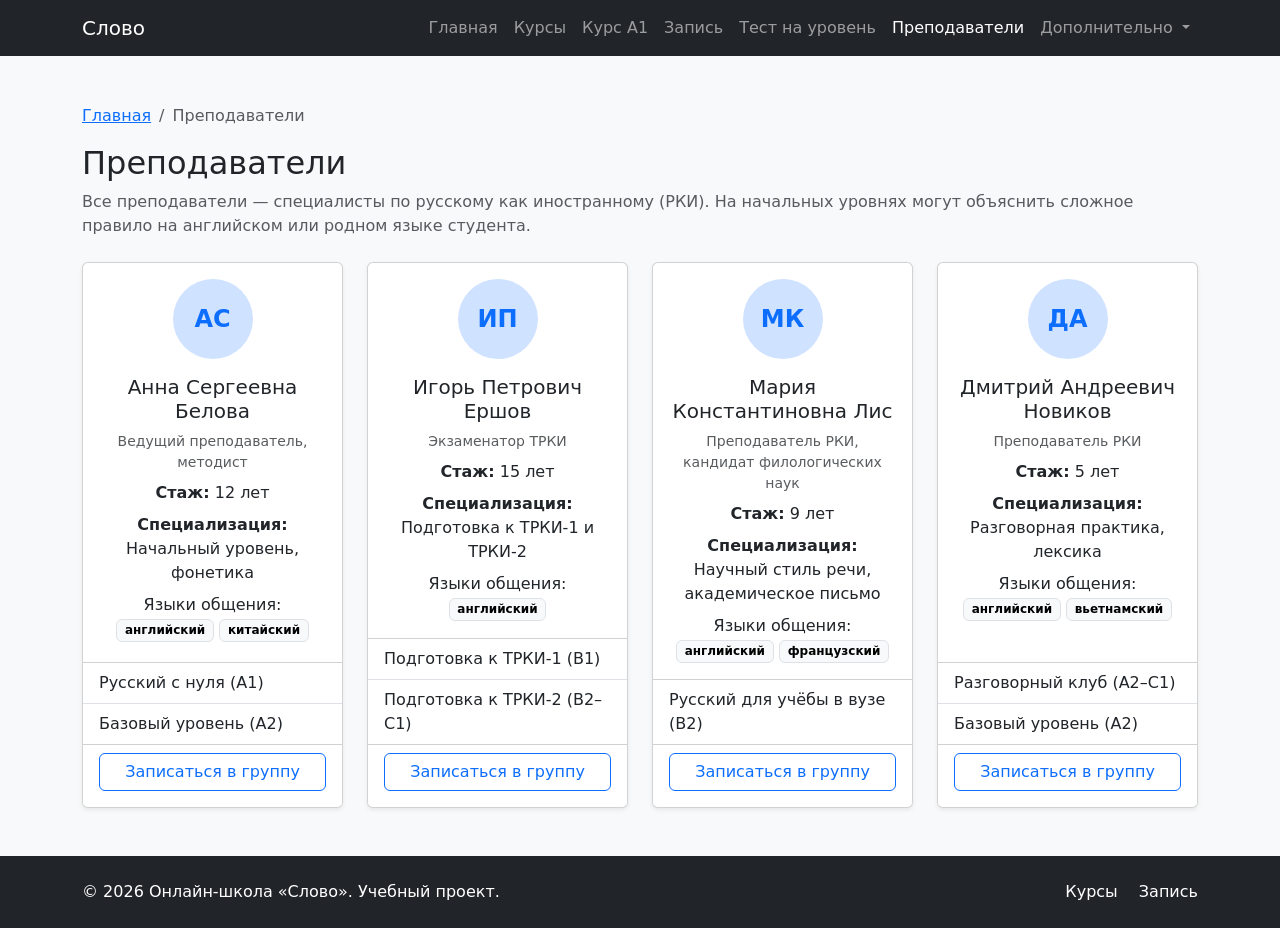
<file: teachers.html>
<!DOCTYPE html>
<html lang="ru">
<head>
  <meta charset="UTF-8">
  <meta name="viewport" content="width=device-width, initial-scale=1.0">
  <title>Преподаватели — Онлайн-школа «Слово»</title>
  <meta name="description" content="Преподаватели онлайн-школы «Слово»: специалисты по русскому как иностранному, опыт работы, языки общения и курсы.">
  <link
    href="https://cdn.jsdelivr.net/npm/bootstrap@5.3.8/dist/css/bootstrap.min.css"
    rel="stylesheet"
  >
  <link rel="stylesheet" href="css/custom.css">
</head>
<body class="bg-light">
  <nav class="navbar navbar-expand-lg navbar-dark bg-dark">
    <div class="container">
      <a class="navbar-brand" href="index.html">Слово</a>
      <button
        class="navbar-toggler"
        type="button"
        data-bs-toggle="collapse"
        data-bs-target="#mainNavbar"
        aria-controls="mainNavbar"
        aria-expanded="false"
        aria-label="Переключить навигацию"
      >
        <span class="navbar-toggler-icon"></span>
      </button>
      <div class="collapse navbar-collapse" id="mainNavbar">
        <ul class="navbar-nav ms-auto">
          <li class="nav-item">
            <a class="nav-link" href="index.html">Главная</a>
          </li>
          <li class="nav-item">
            <a class="nav-link" href="catalog.html">Курсы</a>
          </li>
          <li class="nav-item">
            <a class="nav-link" href="product.html">Курс A1</a>
          </li>
          <li class="nav-item">
            <a class="nav-link" href="order.html">Запись</a>
          </li>
          <li class="nav-item">
            <a class="nav-link" href="test.html">Тест на уровень</a>
          </li>
          <li class="nav-item">
            <a class="nav-link active" aria-current="page" href="teachers.html">Преподаватели</a>
          </li>
          <li class="nav-item dropdown">
            <a
              class="nav-link dropdown-toggle"
              href="#"
              role="button"
              data-bs-toggle="dropdown"
              aria-expanded="false"
            >
              Дополнительно
            </a>
            <ul class="dropdown-menu dropdown-menu-end">
              <li><a class="dropdown-item" href="catalog.html">Все курсы</a></li>
              <li><a class="dropdown-item" href="order.html">Записаться на курс</a></li>
              <li><a class="dropdown-item" href="index.html#popular">Популярные курсы</a></li>
              <li><hr class="dropdown-divider"></li>
              <li><a class="dropdown-item" href="product.html#faq">Частые вопросы</a></li>
            </ul>
          </li>
        </ul>
      </div>
    </div>
  </nav>

  <main class="container my-5">
    <nav aria-label="breadcrumb">
      <ol class="breadcrumb">
        <li class="breadcrumb-item"><a href="index.html">Главная</a></li>
        <li class="breadcrumb-item active" aria-current="page">Преподаватели</li>
      </ol>
    </nav>

    <h1 class="h2">Преподаватели</h1>
    <p class="text-muted mb-4">Все преподаватели — специалисты по русскому как иностранному (РКИ). На начальных уровнях могут объяснить сложное правило на английском или родном языке студента.</p>

    <div class="row g-4">
        <div class="col-12 col-md-6 col-xl-3">
          <div class="card h-100 shadow-sm">
            <div class="card-body text-center">
              <div class="teacher-avatar rounded-circle bg-primary-subtle text-primary fw-bold mx-auto mb-3" aria-hidden="true">АС</div>
              <h2 class="card-title h5">Анна Сергеевна Белова</h2>
              <p class="text-muted small mb-2">Ведущий преподаватель, методист</p>
              <p class="mb-2"><strong>Стаж:</strong> 12 лет</p>
              <p class="mb-2"><strong>Специализация:</strong> Начальный уровень, фонетика</p>
              <p class="mb-0">Языки общения: <span class="badge text-bg-light border">английский</span> <span class="badge text-bg-light border">китайский</span></p>
            </div>
            <ul class="list-group list-group-flush">
              <li class="list-group-item">Русский с нуля (A1)</li>
              <li class="list-group-item">Базовый уровень (A2)</li>
            </ul>
            <div class="card-footer bg-white border-0 pb-3">
              <a class="btn btn-outline-primary w-100" href="order.html">Записаться в группу</a>
            </div>
          </div>
        </div>
        <div class="col-12 col-md-6 col-xl-3">
          <div class="card h-100 shadow-sm">
            <div class="card-body text-center">
              <div class="teacher-avatar rounded-circle bg-primary-subtle text-primary fw-bold mx-auto mb-3" aria-hidden="true">ИП</div>
              <h2 class="card-title h5">Игорь Петрович Ершов</h2>
              <p class="text-muted small mb-2">Экзаменатор ТРКИ</p>
              <p class="mb-2"><strong>Стаж:</strong> 15 лет</p>
              <p class="mb-2"><strong>Специализация:</strong> Подготовка к ТРКИ-1 и ТРКИ-2</p>
              <p class="mb-0">Языки общения: <span class="badge text-bg-light border">английский</span></p>
            </div>
            <ul class="list-group list-group-flush">
              <li class="list-group-item">Подготовка к ТРКИ-1 (B1)</li>
              <li class="list-group-item">Подготовка к ТРКИ-2 (B2–C1)</li>
            </ul>
            <div class="card-footer bg-white border-0 pb-3">
              <a class="btn btn-outline-primary w-100" href="order.html">Записаться в группу</a>
            </div>
          </div>
        </div>
        <div class="col-12 col-md-6 col-xl-3">
          <div class="card h-100 shadow-sm">
            <div class="card-body text-center">
              <div class="teacher-avatar rounded-circle bg-primary-subtle text-primary fw-bold mx-auto mb-3" aria-hidden="true">МК</div>
              <h2 class="card-title h5">Мария Константиновна Лис</h2>
              <p class="text-muted small mb-2">Преподаватель РКИ, кандидат филологических наук</p>
              <p class="mb-2"><strong>Стаж:</strong> 9 лет</p>
              <p class="mb-2"><strong>Специализация:</strong> Научный стиль речи, академическое письмо</p>
              <p class="mb-0">Языки общения: <span class="badge text-bg-light border">английский</span> <span class="badge text-bg-light border">французский</span></p>
            </div>
            <ul class="list-group list-group-flush">
              <li class="list-group-item">Русский для учёбы в вузе (B2)</li>
            </ul>
            <div class="card-footer bg-white border-0 pb-3">
              <a class="btn btn-outline-primary w-100" href="order.html">Записаться в группу</a>
            </div>
          </div>
        </div>
        <div class="col-12 col-md-6 col-xl-3">
          <div class="card h-100 shadow-sm">
            <div class="card-body text-center">
              <div class="teacher-avatar rounded-circle bg-primary-subtle text-primary fw-bold mx-auto mb-3" aria-hidden="true">ДА</div>
              <h2 class="card-title h5">Дмитрий Андреевич Новиков</h2>
              <p class="text-muted small mb-2">Преподаватель РКИ</p>
              <p class="mb-2"><strong>Стаж:</strong> 5 лет</p>
              <p class="mb-2"><strong>Специализация:</strong> Разговорная практика, лексика</p>
              <p class="mb-0">Языки общения: <span class="badge text-bg-light border">английский</span> <span class="badge text-bg-light border">вьетнамский</span></p>
            </div>
            <ul class="list-group list-group-flush">
              <li class="list-group-item">Разговорный клуб (A2–C1)</li>
              <li class="list-group-item">Базовый уровень (A2)</li>
            </ul>
            <div class="card-footer bg-white border-0 pb-3">
              <a class="btn btn-outline-primary w-100" href="order.html">Записаться в группу</a>
            </div>
          </div>
        </div>
    </div>
  </main>

  <footer class="bg-dark text-white py-4 mt-5">
    <div class="container">
      <div class="row align-items-center g-3">
        <div class="col-12 col-md-6">
          <p class="mb-0">&copy; 2026 Онлайн-школа «Слово». Учебный проект.</p>
        </div>
        <div class="col-12 col-md-6 text-md-end">
          <a class="text-white text-decoration-none me-3" href="catalog.html">Курсы</a>
          <a class="text-white text-decoration-none" href="order.html">Запись</a>
        </div>
      </div>
    </div>
  </footer>

  <script
    src="https://cdn.jsdelivr.net/npm/bootstrap@5.3.8/dist/js/bootstrap.bundle.min.js">
  </script>
</body>
</html>
</file>
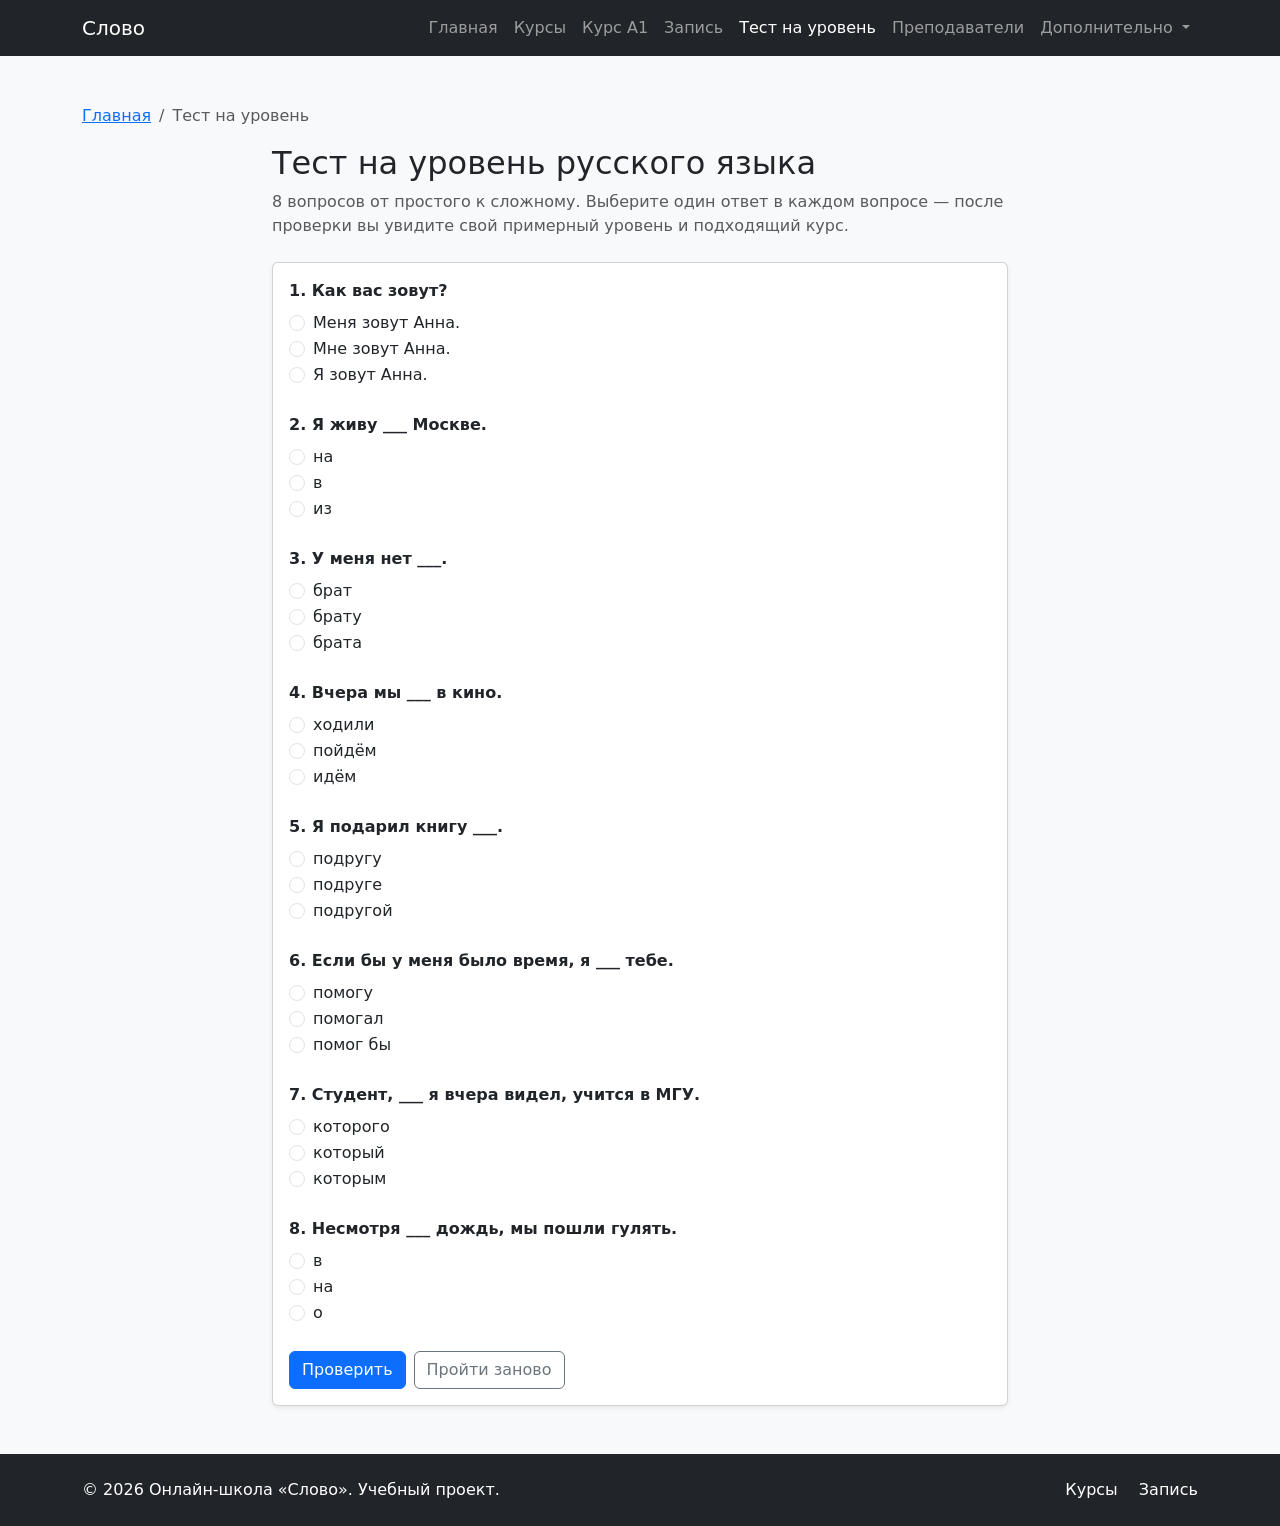
<file: test.html>
<!DOCTYPE html>
<html lang="ru">
<head>
  <meta charset="UTF-8">
  <meta name="viewport" content="width=device-width, initial-scale=1.0">
  <title>Тест на уровень — Онлайн-школа «Слово»</title>
  <meta name="description" content="Бесплатный онлайн-тест на определение уровня русского языка: 8 вопросов, результат и подходящий курс сразу после проверки.">
  <link
    href="https://cdn.jsdelivr.net/npm/bootstrap@5.3.8/dist/css/bootstrap.min.css"
    rel="stylesheet"
  >
  <link rel="stylesheet" href="css/custom.css">
</head>
<body class="bg-light">
  <nav class="navbar navbar-expand-lg navbar-dark bg-dark">
    <div class="container">
      <a class="navbar-brand" href="index.html">Слово</a>
      <button
        class="navbar-toggler"
        type="button"
        data-bs-toggle="collapse"
        data-bs-target="#mainNavbar"
        aria-controls="mainNavbar"
        aria-expanded="false"
        aria-label="Переключить навигацию"
      >
        <span class="navbar-toggler-icon"></span>
      </button>
      <div class="collapse navbar-collapse" id="mainNavbar">
        <ul class="navbar-nav ms-auto">
          <li class="nav-item">
            <a class="nav-link" href="index.html">Главная</a>
          </li>
          <li class="nav-item">
            <a class="nav-link" href="catalog.html">Курсы</a>
          </li>
          <li class="nav-item">
            <a class="nav-link" href="product.html">Курс A1</a>
          </li>
          <li class="nav-item">
            <a class="nav-link" href="order.html">Запись</a>
          </li>
          <li class="nav-item">
            <a class="nav-link active" aria-current="page" href="test.html">Тест на уровень</a>
          </li>
          <li class="nav-item">
            <a class="nav-link" href="teachers.html">Преподаватели</a>
          </li>
          <li class="nav-item dropdown">
            <a
              class="nav-link dropdown-toggle"
              href="#"
              role="button"
              data-bs-toggle="dropdown"
              aria-expanded="false"
            >
              Дополнительно
            </a>
            <ul class="dropdown-menu dropdown-menu-end">
              <li><a class="dropdown-item" href="catalog.html">Все курсы</a></li>
              <li><a class="dropdown-item" href="order.html">Записаться на курс</a></li>
              <li><a class="dropdown-item" href="index.html#popular">Популярные курсы</a></li>
              <li><hr class="dropdown-divider"></li>
              <li><a class="dropdown-item" href="product.html#faq">Частые вопросы</a></li>
            </ul>
          </li>
        </ul>
      </div>
    </div>
  </nav>

  <main class="container my-5">
    <nav aria-label="breadcrumb">
      <ol class="breadcrumb">
        <li class="breadcrumb-item"><a href="index.html">Главная</a></li>
        <li class="breadcrumb-item active" aria-current="page">Тест на уровень</li>
      </ol>
    </nav>

    <div class="row justify-content-center">
      <div class="col-12 col-lg-8">
        <h1 class="h2">Тест на уровень русского языка</h1>
        <p class="text-muted mb-4">8 вопросов от простого к сложному. Выберите один ответ в каждом вопросе — после проверки вы увидите свой примерный уровень и подходящий курс.</p>

        <div class="card shadow-sm mb-4 d-none" id="test-result">
          <div class="card-body">
            <h2 class="h5">Ваш результат</h2>
            <p class="mb-2" id="test-score"></p>
            <div class="progress mb-3" role="progressbar" aria-label="Правильные ответы" aria-valuemin="0" aria-valuemax="8" aria-valuenow="0" id="test-progress">
              <div class="progress-bar" id="test-progress-bar"></div>
            </div>
            <div class="alert alert-success mb-0" role="status" id="test-level"></div>
          </div>
        </div>

        <form class="card shadow-sm needs-validation" id="level-test" action="#" novalidate>
          <div class="card-body">
            <fieldset class="mb-4">
              <legend class="fs-6 fw-bold">1. Как вас зовут?</legend>
              <div class="form-check">
                <input class="form-check-input" type="radio" name="q1" id="q1-0" value="1" required>
                <label class="form-check-label" for="q1-0">Меня зовут Анна.</label>
              </div>
              <div class="form-check">
                <input class="form-check-input" type="radio" name="q1" id="q1-1" value="0">
                <label class="form-check-label" for="q1-1">Мне зовут Анна.</label>
              </div>
              <div class="form-check">
                <input class="form-check-input" type="radio" name="q1" id="q1-2" value="0">
                <label class="form-check-label" for="q1-2">Я зовут Анна.</label>
              </div>
            </fieldset>
            <fieldset class="mb-4">
              <legend class="fs-6 fw-bold">2. Я живу ___ Москве.</legend>
              <div class="form-check">
                <input class="form-check-input" type="radio" name="q2" id="q2-0" value="0" required>
                <label class="form-check-label" for="q2-0">на</label>
              </div>
              <div class="form-check">
                <input class="form-check-input" type="radio" name="q2" id="q2-1" value="1">
                <label class="form-check-label" for="q2-1">в</label>
              </div>
              <div class="form-check">
                <input class="form-check-input" type="radio" name="q2" id="q2-2" value="0">
                <label class="form-check-label" for="q2-2">из</label>
              </div>
            </fieldset>
            <fieldset class="mb-4">
              <legend class="fs-6 fw-bold">3. У меня нет ___.</legend>
              <div class="form-check">
                <input class="form-check-input" type="radio" name="q3" id="q3-0" value="0" required>
                <label class="form-check-label" for="q3-0">брат</label>
              </div>
              <div class="form-check">
                <input class="form-check-input" type="radio" name="q3" id="q3-1" value="0">
                <label class="form-check-label" for="q3-1">брату</label>
              </div>
              <div class="form-check">
                <input class="form-check-input" type="radio" name="q3" id="q3-2" value="1">
                <label class="form-check-label" for="q3-2">брата</label>
              </div>
            </fieldset>
            <fieldset class="mb-4">
              <legend class="fs-6 fw-bold">4. Вчера мы ___ в кино.</legend>
              <div class="form-check">
                <input class="form-check-input" type="radio" name="q4" id="q4-0" value="1" required>
                <label class="form-check-label" for="q4-0">ходили</label>
              </div>
              <div class="form-check">
                <input class="form-check-input" type="radio" name="q4" id="q4-1" value="0">
                <label class="form-check-label" for="q4-1">пойдём</label>
              </div>
              <div class="form-check">
                <input class="form-check-input" type="radio" name="q4" id="q4-2" value="0">
                <label class="form-check-label" for="q4-2">идём</label>
              </div>
            </fieldset>
            <fieldset class="mb-4">
              <legend class="fs-6 fw-bold">5. Я подарил книгу ___.</legend>
              <div class="form-check">
                <input class="form-check-input" type="radio" name="q5" id="q5-0" value="0" required>
                <label class="form-check-label" for="q5-0">подругу</label>
              </div>
              <div class="form-check">
                <input class="form-check-input" type="radio" name="q5" id="q5-1" value="1">
                <label class="form-check-label" for="q5-1">подруге</label>
              </div>
              <div class="form-check">
                <input class="form-check-input" type="radio" name="q5" id="q5-2" value="0">
                <label class="form-check-label" for="q5-2">подругой</label>
              </div>
            </fieldset>
            <fieldset class="mb-4">
              <legend class="fs-6 fw-bold">6. Если бы у меня было время, я ___ тебе.</legend>
              <div class="form-check">
                <input class="form-check-input" type="radio" name="q6" id="q6-0" value="0" required>
                <label class="form-check-label" for="q6-0">помогу</label>
              </div>
              <div class="form-check">
                <input class="form-check-input" type="radio" name="q6" id="q6-1" value="0">
                <label class="form-check-label" for="q6-1">помогал</label>
              </div>
              <div class="form-check">
                <input class="form-check-input" type="radio" name="q6" id="q6-2" value="1">
                <label class="form-check-label" for="q6-2">помог бы</label>
              </div>
            </fieldset>
            <fieldset class="mb-4">
              <legend class="fs-6 fw-bold">7. Студент, ___ я вчера видел, учится в МГУ.</legend>
              <div class="form-check">
                <input class="form-check-input" type="radio" name="q7" id="q7-0" value="1" required>
                <label class="form-check-label" for="q7-0">которого</label>
              </div>
              <div class="form-check">
                <input class="form-check-input" type="radio" name="q7" id="q7-1" value="0">
                <label class="form-check-label" for="q7-1">который</label>
              </div>
              <div class="form-check">
                <input class="form-check-input" type="radio" name="q7" id="q7-2" value="0">
                <label class="form-check-label" for="q7-2">которым</label>
              </div>
            </fieldset>
            <fieldset class="mb-4">
              <legend class="fs-6 fw-bold">8. Несмотря ___ дождь, мы пошли гулять.</legend>
              <div class="form-check">
                <input class="form-check-input" type="radio" name="q8" id="q8-0" value="0" required>
                <label class="form-check-label" for="q8-0">в</label>
              </div>
              <div class="form-check">
                <input class="form-check-input" type="radio" name="q8" id="q8-1" value="1">
                <label class="form-check-label" for="q8-1">на</label>
              </div>
              <div class="form-check">
                <input class="form-check-input" type="radio" name="q8" id="q8-2" value="0">
                <label class="form-check-label" for="q8-2">о</label>
              </div>
            </fieldset>
            <div class="alert alert-warning d-none" role="alert" id="test-warning">Ответьте на все вопросы, чтобы узнать результат.</div>
            <div class="d-flex flex-wrap gap-2">
              <button class="btn btn-primary" type="submit">Проверить</button>
              <button class="btn btn-outline-secondary" type="reset">Пройти заново</button>
            </div>
          </div>
        </form>
      </div>
    </div>
  </main>

  <footer class="bg-dark text-white py-4 mt-5">
    <div class="container">
      <div class="row align-items-center g-3">
        <div class="col-12 col-md-6">
          <p class="mb-0">&copy; 2026 Онлайн-школа «Слово». Учебный проект.</p>
        </div>
        <div class="col-12 col-md-6 text-md-end">
          <a class="text-white text-decoration-none me-3" href="catalog.html">Курсы</a>
          <a class="text-white text-decoration-none" href="order.html">Запись</a>
        </div>
      </div>
    </div>
  </footer>

  <script
    src="https://cdn.jsdelivr.net/npm/bootstrap@5.3.8/dist/js/bootstrap.bundle.min.js">
  </script>
  <script src="js/main.js"></script>
</body>
</html>
</file>
<file: css/custom.css>
/* Собственные стили проекта. Подключается после Bootstrap. */

body {
  min-height: 100vh;
}

/* Временный блок вместо изображения на странице курса */
.placeholder-image {
  min-height: 320px;
}

/* Крупная подпись уровня в блоке изображения */
.level-mark {
  font-size: 5rem;
  line-height: 1;
}

/* Изображение в карточке (пригодится, когда появятся фото курсов) */
.card-img-top {
  height: 180px;
  object-fit: cover;
}

/* Круг с инициалами преподавателя вместо фотографии */
.teacher-avatar {
  display: flex;
  align-items: center;
  justify-content: center;
  width: 80px;
  height: 80px;
  font-size: 1.5rem;
}
</file>
